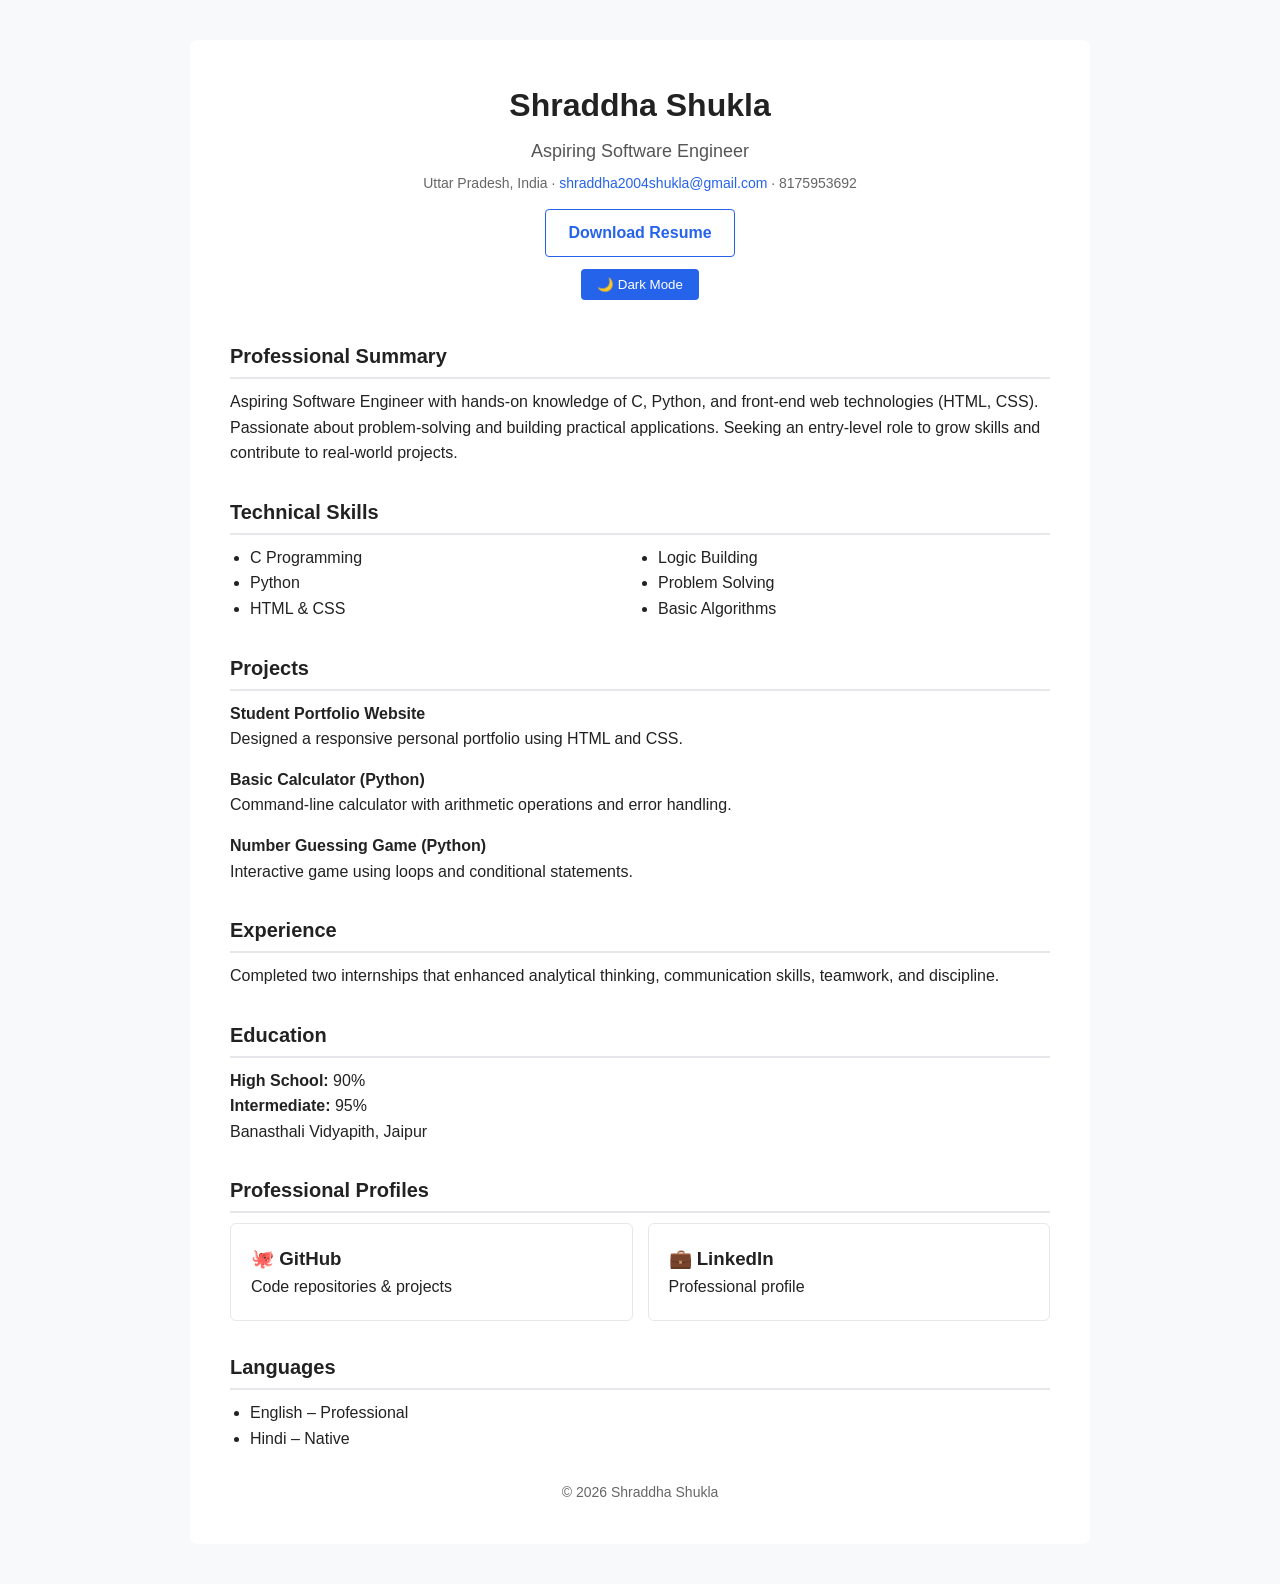
<file: index.html>
<!DOCTYPE html>
<html lang="en">
<head>
<meta charset="UTF-8">
<title>Shraddha Shukla | Software Engineer</title>

<style>
/* ================= BASE ================= */
* {
    margin: 0;
    padding: 0;
    box-sizing: border-box;
    font-family: Arial, Helvetica, sans-serif;
}

body {
    background: #f8f9fb;
    color: #222;
    line-height: 1.6;
}

.container {
    max-width: 900px;
    margin: 40px auto;
    background: #ffffff;
    padding: 40px;
    border-radius: 8px;
}

/* ================= HEADER ================= */
header {
    text-align: center;
    margin-bottom: 40px;
}

header h1 {
    font-size: 32px;
}

.title {
    font-size: 18px;
    color: #555;
    margin: 6px 0;
}

.contact {
    font-size: 14px;
    color: #666;
}

.contact a {
    color: #2563eb;
    text-decoration: none;
}

.btn {
    display: inline-block;
    margin-top: 15px;
    padding: 10px 22px;
    border: 1px solid #2563eb;
    color: #2563eb;
    text-decoration: none;
    border-radius: 4px;
    font-weight: bold;
}

.theme-btn {
    margin-top: 12px;
    padding: 8px 16px;
    border: none;
    background: #2563eb;
    color: white;
    border-radius: 4px;
    cursor: pointer;
}

/* ================= SECTIONS ================= */
section {
    margin-bottom: 30px;
    opacity: 0;
    transform: translateY(20px);
    transition: 0.6s ease;
}

section.visible {
    opacity: 1;
    transform: translateY(0);
}

h2 {
    font-size: 20px;
    margin-bottom: 10px;
    border-bottom: 2px solid #e5e7eb;
    padding-bottom: 5px;
}

/* ================= CONTENT ================= */
ul {
    margin-left: 20px;
}

.two-column {
    columns: 2;
}

.item {
    margin-bottom: 15px;
}

.item h3 {
    font-size: 16px;
}

/* ================= PROFILES ================= */
.profiles {
    display: grid;
    grid-template-columns: repeat(auto-fit, minmax(220px, 1fr));
    gap: 15px;
}

.profile-card {
    padding: 20px;
    border: 1px solid #e5e7eb;
    border-radius: 6px;
    text-decoration: none;
    color: inherit;
    transition: 0.3s;
}

.profile-card:hover {
    transform: translateY(-4px);
    box-shadow: 0 6px 15px rgba(0,0,0,0.1);
}

/* ================= FOOTER ================= */
footer {
    text-align: center;
    font-size: 14px;
    color: #666;
    margin-top: 30px;
}

/* ================= DARK MODE ================= */
.dark {
    background: #111827;
    color: #e5e7eb;
}

.dark .container {
    background: #1f2933;
}

.dark a {
    color: #93c5fd;
}

.dark .profile-card {
    border-color: #374151;
}
</style>
</head>

<body>

<div class="container">

<header>
    <h1>Shraddha Shukla</h1>
    <p class="title">Aspiring Software Engineer</p>
    <p class="contact">
        Uttar Pradesh, India ·
        <a href="mailto:shraddha2004shukla@gmail.com">shraddha2004shukla@gmail.com</a> ·
        8175953692
    </p>

    <!-- Resume button works when resume.pdf is in same folder -->
    <a class="btn" href="resume.pdf" download>Download Resume</a><br>
    <button class="theme-btn" id="themeToggle">🌙 Dark Mode</button>
</header>

<section>
    <h2>Professional Summary</h2>
    <p>
        Aspiring Software Engineer with hands-on knowledge of C, Python, and
        front-end web technologies (HTML, CSS). Passionate about problem-solving
        and building practical applications. Seeking an entry-level role to grow
        skills and contribute to real-world projects.
    </p>
</section>

<section>
    <h2>Technical Skills</h2>
    <ul class="two-column">
        <li>C Programming</li>
        <li>Python</li>
        <li>HTML & CSS</li>
        <li>Logic Building</li>
        <li>Problem Solving</li>
        <li>Basic Algorithms</li>
    </ul>
</section>

<section>
    <h2>Projects</h2>

    <div class="item">
        <h3>Student Portfolio Website</h3>
        <p>Designed a responsive personal portfolio using HTML and CSS.</p>
    </div>

    <div class="item">
        <h3>Basic Calculator (Python)</h3>
        <p>Command-line calculator with arithmetic operations and error handling.</p>
    </div>

    <div class="item">
        <h3>Number Guessing Game (Python)</h3>
        <p>Interactive game using loops and conditional statements.</p>
    </div>
</section>

<section>
    <h2>Experience</h2>
    <p>
        Completed two internships that enhanced analytical thinking,
        communication skills, teamwork, and discipline.
    </p>
</section>

<section>
    <h2>Education</h2>
    <p><strong>High School:</strong> 90%</p>
    <p><strong>Intermediate:</strong> 95%</p>
    <p>Banasthali Vidyapith, Jaipur</p>
</section>

<section>
    <h2>Professional Profiles</h2>
    <div class="profiles">
        <a class="profile-card" href="https://github.com/" target="_blank">
            <h3>🐙 GitHub</h3>
            <p>Code repositories & projects</p>
        </a>
        <a class="profile-card" href="https://linkedin.com/" target="_blank">
            <h3>💼 LinkedIn</h3>
            <p>Professional profile</p>
        </a>
    </div>
</section>

<section>
    <h2>Languages</h2>
    <ul>
        <li>English – Professional</li>
        <li>Hindi – Native</li>
    </ul>
</section>

<footer>
    © 2026 Shraddha Shukla
</footer>

</div>

<script>
// Dark mode toggle
document.getElementById("themeToggle").addEventListener("click", () => {
    document.body.classList.toggle("dark");
    document.getElementById("themeToggle").textContent =
        document.body.classList.contains("dark")
        ? "☀️ Light Mode"
        : "🌙 Dark Mode";
});

// Scroll reveal
const sections = document.querySelectorAll("section");
const reveal = () => {
    sections.forEach(sec => {
        if (sec.getBoundingClientRect().top < window.innerHeight - 100) {
            sec.classList.add("visible");
        }
    });
};
window.addEventListener("scroll", reveal);
reveal();
</script>

</body>
</html>
</file>
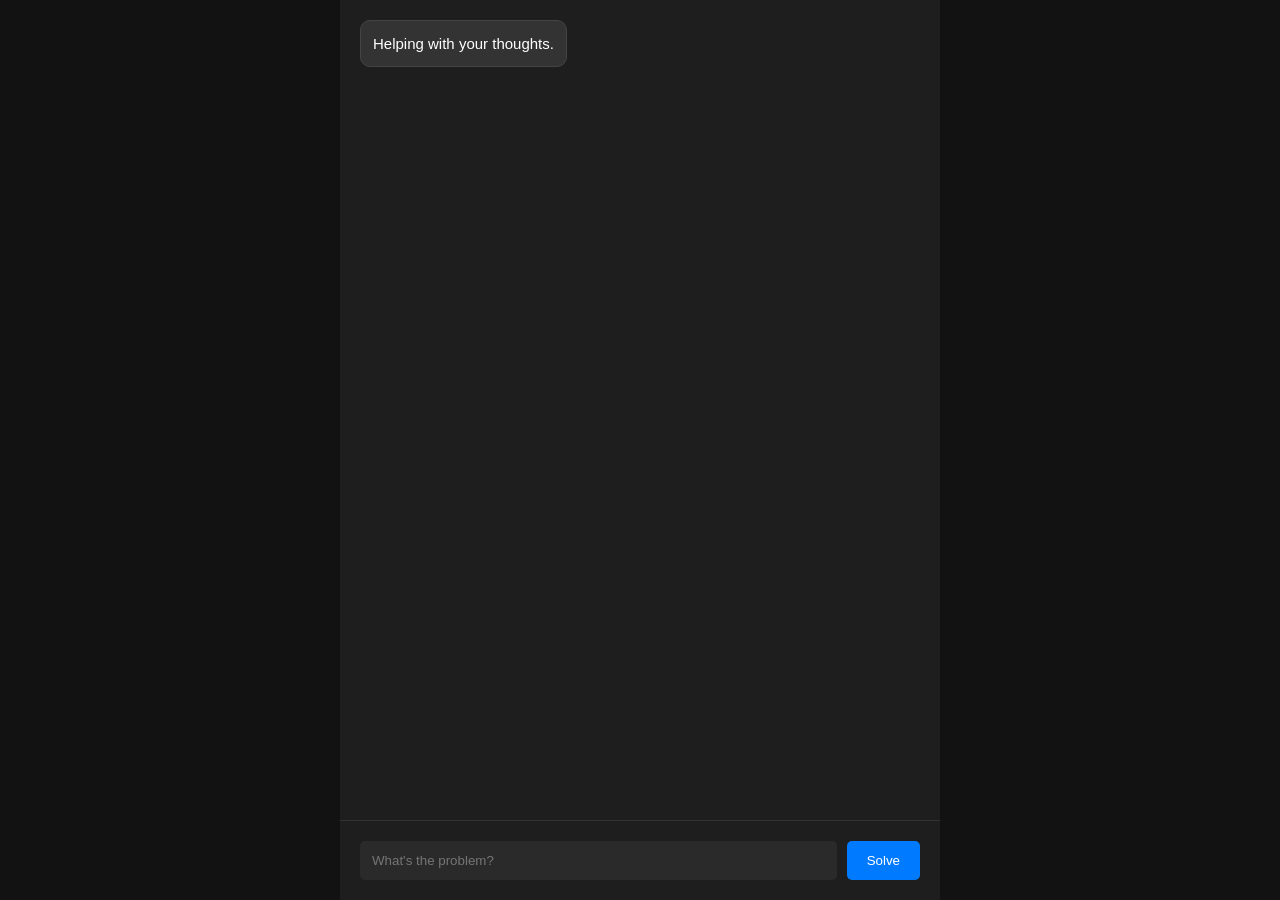
<file: api.html>
<!DOCTYPE html>
<html lang="en">
<head>
    <meta charset="UTF-8">
    <meta name="viewport" content="width=device-width, initial-scale=1.0">
    <title>AI Thought Solver</title>
    <script src="https://js.puter.com/v2/"></script>
    <style>
        body { font-family: sans-serif; background: #121212; color: white; display: flex; justify-content: center; height: 100vh; margin: 0; }
        .container { width: 100%; max-width: 600px; display: flex; flex-direction: column; background: #1e1e1e; }
        #chat { flex: 1; overflow-y: auto; padding: 20px; display: flex; flex-direction: column; gap: 15px; }
        .bubble { padding: 12px; border-radius: 10px; max-width: 85%; font-size: 15px; line-height: 1.4; }
        .user { align-self: flex-end; background: #007bff; }
        .ai { align-self: flex-start; background: #333; border: 1px solid #444; }
        .input-box { padding: 20px; display: flex; gap: 10px; border-top: 1px solid #333; }
        input { flex: 1; padding: 12px; border-radius: 5px; border: none; background: #2a2a2a; color: white; outline: none; }
        button { background: #007bff; color: white; border: none; padding: 10px 20px; border-radius: 5px; cursor: pointer; }
        .loading { font-style: italic; color: #888; }
    </style>
</head>
<body>

<div class="container">
    <div id="chat">
        <div class="bubble ai">Helping with your thoughts.</div>
    </div>
    <div class="input-box">
        <input type="text" id="userInput" placeholder="What's the problem?">
        <button onclick="askAI()">Solve</button>
    </div>
</div>

<script>
    async function askAI() {
        const input = document.getElementById('userInput');
        const chat = document.getElementById('chat');
        const text = input.value.trim();
        
        if (!text) return;

        
        appendMsg(text, 'user');
        input.value = '';

        
        const tempId = 'ai-' + Date.now();
        appendMsg("Thinking...", 'ai', tempId);

        try {
            
            const response = await puter.ai.chat(
                `The user is sharing a thought or problem. Provide a clear solution: ${text}`,
                { model: 'gpt-4.1-mini' }
            );
            
            document.getElementById(tempId).innerText = response;
        } catch (error) {
            document.getElementById(tempId).innerText = "Connection error. Try refreshing the page.";
        }
    }

    function appendMsg(text, type, id) {
        const div = document.createElement('div');
        div.className = `bubble ${type}`;
        if(id) div.id = id;
        div.innerText = text;
        const chat = document.getElementById('chat');
        chat.appendChild(div);
        chat.scrollTop = chat.scrollHeight;
    }

    
    document.getElementById('userInput').addEventListener('keypress', (e) => {
        if (e.key === 'Enter') askAI();
    });
</script>

</body>
</html>
</file>
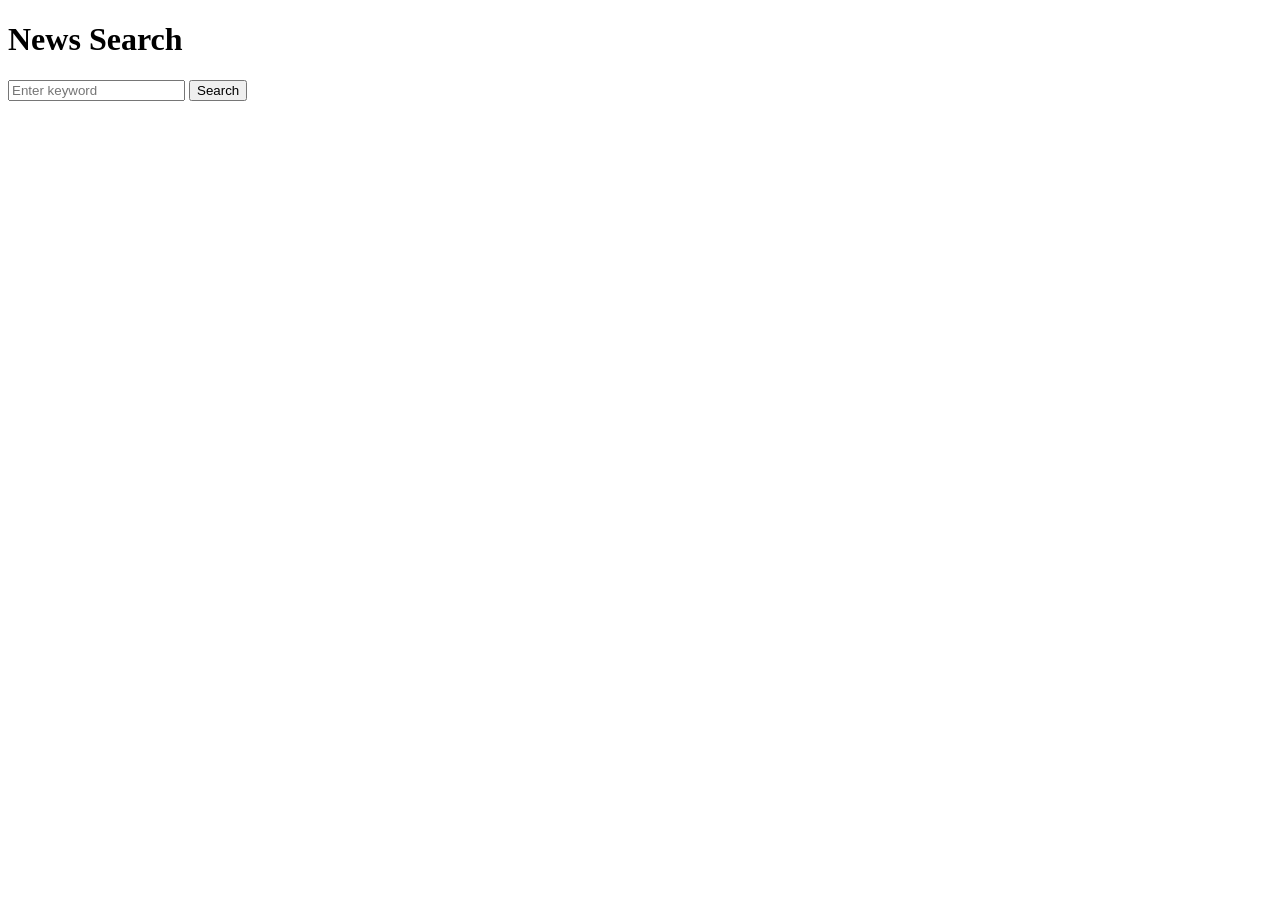
<file: news.html>
<!DOCTYPE html>
<html>
    <head>
        <title>Hacker News Search</title>
    </head>
    <body>
        <h1> News Search</h1>
        <input type="text" id="topic" placeholder="Enter keyword" />
        <button onclick="fetchNews()">Search</button>
        <div id="news"></div>

        <script>
            async function fetchNews() {
                const topicInput = document.getElementById("topic");
                const topic = topicInput.value.trim();
                const newsContainer = document.getElementById("news");

                if (!topic) {
                    newsContainer.innerHTML = "Please enter a keyword.";
                    return;
                }

                newsContainer.innerHTML = "Loading...";

                const url = `https://hn.algolia.com/api/v1/search?query=${topic}`;
                try {
                    const response = await fetch(url);
                    const data = await response.json();

                    if (data.hits && data.hits.length > 0) {
                        newsContainer.innerHTML = data.hits.map(hit => `
                            <div>
                                <h2>${hit.title || "No title available"}</h2>
                                <a href="${hit.url}" target="_blank">Open Link</a>
                            </div>
                        `).join('');
                    } else {
                        newsContainer.innerHTML = "No results found.";
                    }
                } catch (error) {
                    newsContainer.innerHTML = "Error fetching results.";
                }
            }
        </script>
    </body>
</html>
</file>
